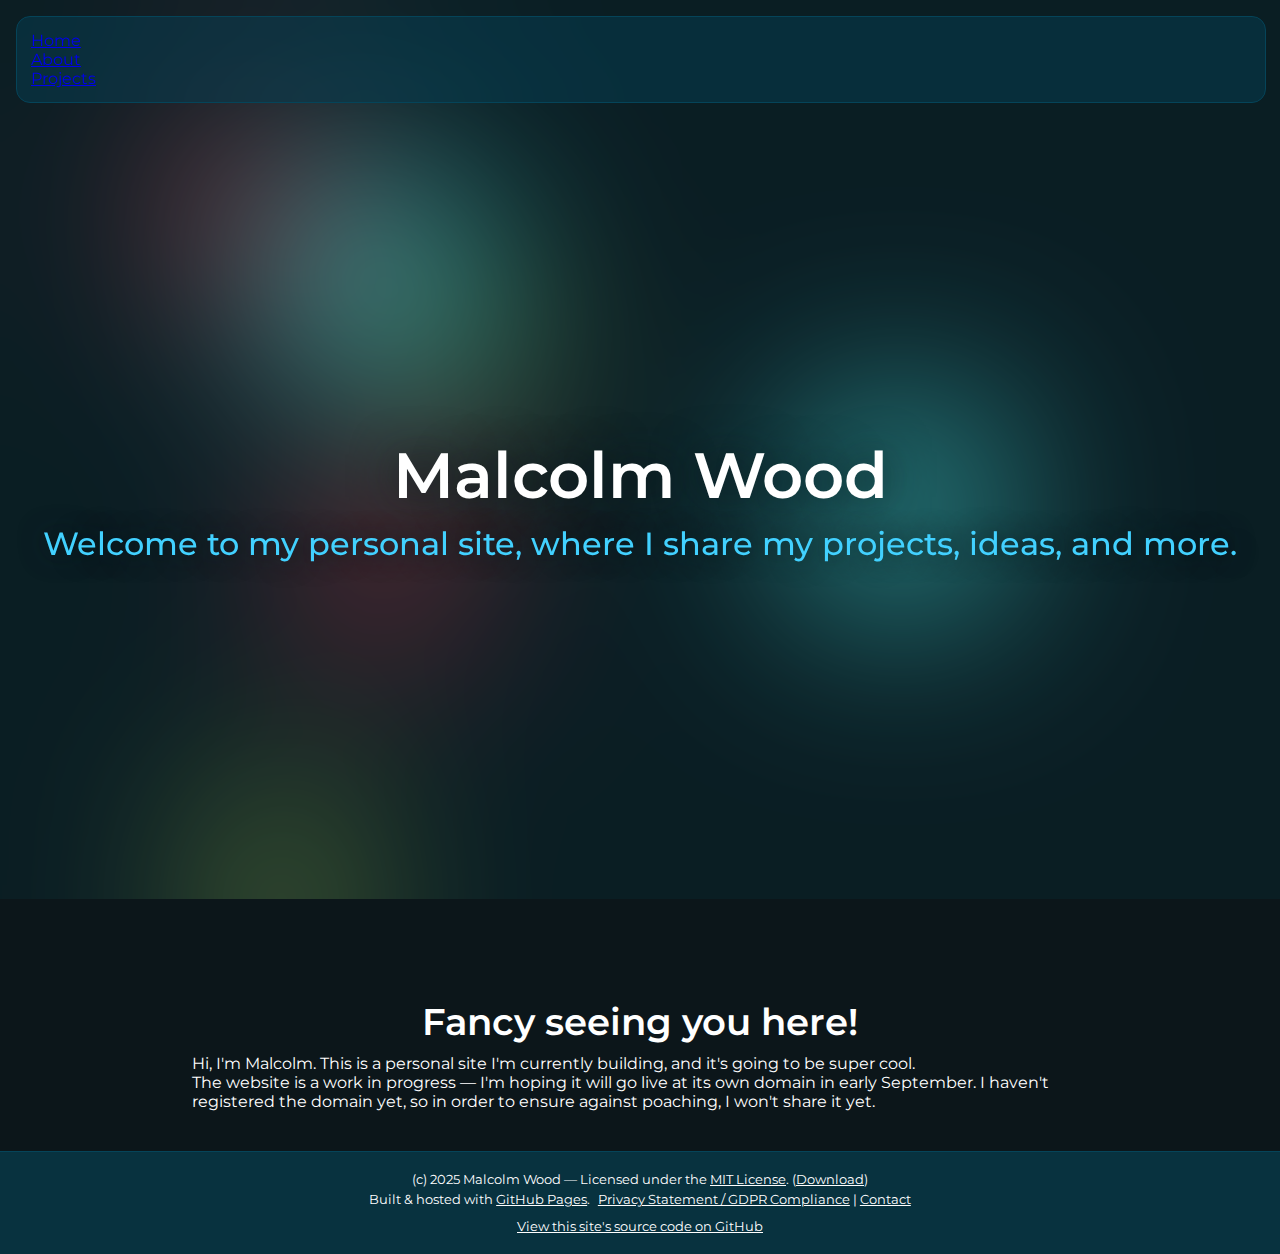
<file: index.html>
<!DOCTYPE html>
<html lang="en">

<head>
  <meta charset="UTF-8">
  <meta name="viewport" content="width=device-width, initial-scale=1.0">
  <title>Malcolm Wood</title>
</head>

<body>
  <div id="top" style="color: #000;">.</div>
  <div id="universal-navbar" style="z-index: 1000;"></div>

  <div id="background-circles"></div>

  <div class="hero" id="hero">
    <h1 class="hero-title">Malcolm Wood</h1>
    <div class="hero-subtitle">Welcome to my personal site, where I share my projects, ideas, and more.</div>
  </div>

  <main>
    <div class="content">
      <div class="intro">
        <h1>Fancy seeing you here!</h1>
        Hi, I'm Malcolm. This is a personal site I'm currently building, and it's going to be super cool.<br>
        The website is a work in progress — I'm hoping it will go live at its own domain in early September. I haven't
        registered the domain yet, so in order to ensure against poaching, I won't share it yet.<br>
      </div>
    </div>
  </main>

  <div id="universal-footer"></div>
</body>

<script>
  const bg = document.getElementById('background-circles');

  const circlesConfig = [
    { size: 150, color: '#f53347' },
    { size: 100, color: '#d7f24e' },
    { size: 200, color: '#4ef2ed' },
    { size: 150, color: '#f53347' },
    { size: 100, color: '#d7f24e' },
    { size: 200, color: '#4ef2ed' }
  ];

  const circles = [];

  circlesConfig.forEach(config => {
    const el = document.createElement('div');
    el.classList.add('bouncy-circle');
    el.style.width = `${config.size}px`;
    el.style.height = `${config.size}px`;
    el.style.backgroundColor = config.color;

    const maxX = window.innerWidth - config.size;
    const maxY = window.innerHeight - config.size;

    const x = Math.random() * maxX;
    const y = Math.random() * maxY;

    const dx = (Math.random() * 0.8 + 0.4) * (Math.random() < 0.5 ? -1 : 1);
    const dy = (Math.random() * 0.8 + 0.4) * (Math.random() < 0.5 ? -1 : 1);

    el.style.left = `${x}px`;
    el.style.top = `${y}px`;

    bg.appendChild(el);

    circles.push({ el, x, y, dx, dy, size: config.size });
  });

  function animate() {
    const width = window.innerWidth;
    const height = window.innerHeight;

    circles.forEach(c => {
      c.x += c.dx;
      c.y += c.dy;

      const maxX = width - c.size;
      const maxY = height - c.size;

      if (c.x <= 0 || c.x >= maxX) c.dx *= -1;
      if (c.y <= 0 || c.y >= maxY) c.dy *= -1;

      c.el.style.left = `${c.x}px`;
      c.el.style.top = `${c.y}px`;
    });

    requestAnimationFrame(animate);
  }

  animate();
</script>

<script src="/assets/script.js"></script>

</html>
</file>
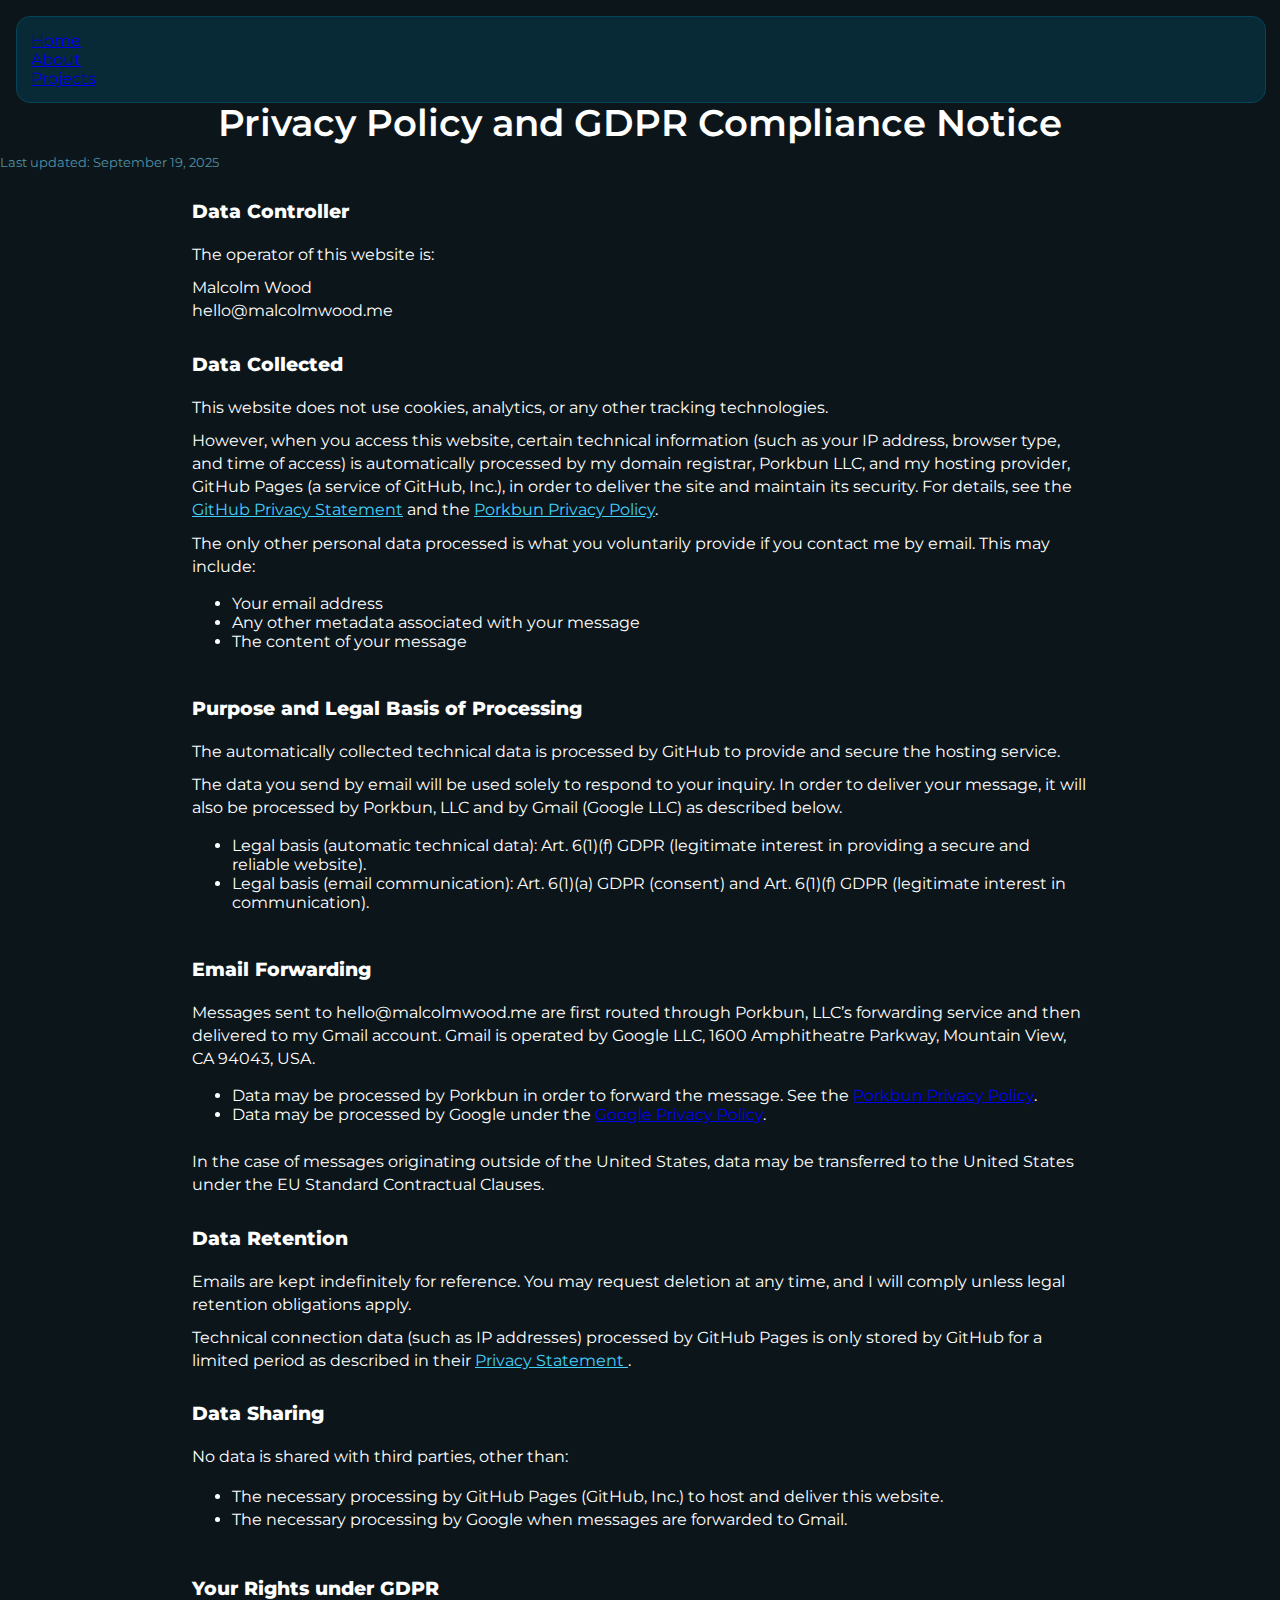
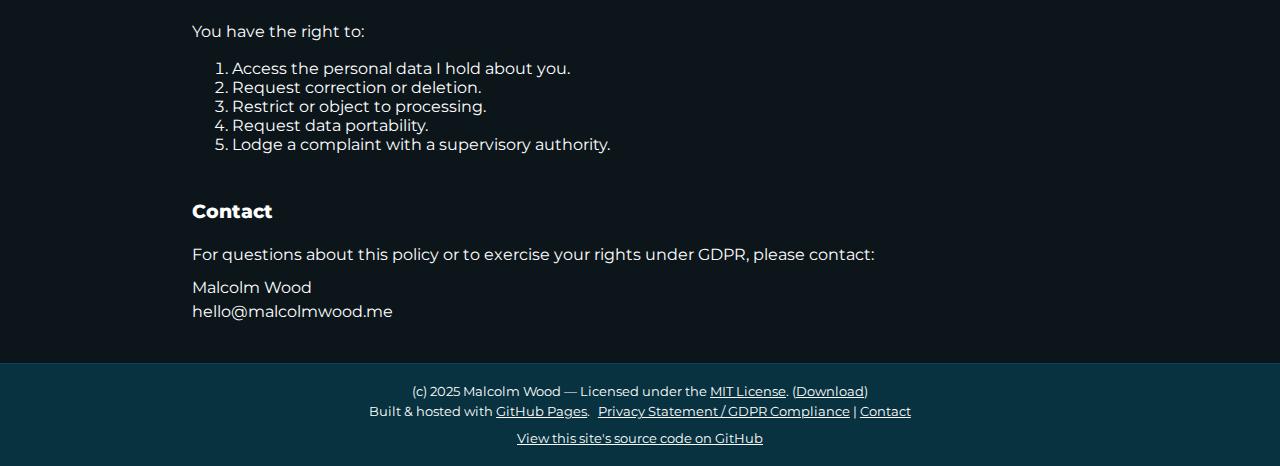
<file: privacy.html>
<!DOCTYPE html>
<html lang="en">

<head>
    <meta charset="UTF-8">
    <meta name="viewport" content="width=device-width, initial-scale=1.0">
    <title>Privacy Statement and GDPR Compliance Notice</title>
</head>

<body>

    <div id="universal-navbar" style="z-index: 1000;"></div>

    <main>

        <h1>Privacy Policy and GDPR Compliance Notice</h1>
        <div class="subtitle">Last updated: September 19, 2025</div>

        <div class="content-wrapper">
            <div class="content">

                <h3>Data Controller</h3>
                <div class="text">The operator of this website is:</div>
                <div class="text">Malcolm Wood<br>
                    hello@malcolmwood.me</div>

                <h3>Data Collected</h3>
                <div class="text">
                    This website does not use cookies, analytics, or any other tracking technologies.
                </div>
                <div class="text">
                    However, when you access this website, certain technical information (such as your IP address,
                    browser type, and time of access) is automatically processed by my domain registrar, Porkbun LLC,
                    and my hosting provider, GitHub Pages (a service of GitHub, Inc.), in order to deliver the site and
                    maintain its security. For details, see the <a
                        href="https://docs.github.com/en/site-policy/privacy-policies/github-privacy-statement"
                        target="_blank">GitHub Privacy Statement</a> and the <a
                        href="https://porkbun.com/legal/agreement/privacy_policy" target="_blank">Porkbun Privacy
                        Policy</a>.
                </div>
                <div class="text">
                    The only other personal data processed is what you voluntarily provide if you contact me by
                    email. This may include:
                </div>
                <ul>
                    <li>Your email address</li>
                    <li>Any other metadata associated with your message</li>
                    <li>The content of your message</li>
                </ul>

                <h3>Purpose and Legal Basis of Processing</h3>
                <div class="text">
                    The automatically collected technical data is processed by GitHub to provide and secure the
                    hosting service.
                </div>
                <div class="text">
                    The data you send by email will be used solely to respond to your inquiry. In order to deliver your
                    message, it will also be processed by Porkbun, LLC and by Gmail (Google LLC) as described below.
                </div>
                <ul>
                    <li>Legal basis (automatic technical data): Art. 6(1)(f) GDPR (legitimate interest in providing a
                        secure
                        and reliable website).</li>
                    <li>Legal basis (email communication): Art. 6(1)(a) GDPR (consent) and Art. 6(1)(f) GDPR (legitimate
                        interest in communication).</li>
                </ul>

                <h3>Email Forwarding</h3>
                <div class="text">
                    Messages sent to hello@malcolmwood.me are first routed through Porkbun, LLC’s forwarding service and
                    then
                    delivered to my Gmail account. Gmail is operated by Google LLC, 1600 Amphitheatre Parkway,
                    Mountain View, CA 94043, USA.
                </div>
                <ul>
                    <li>Data may be processed by Porkbun in order to forward the message. See the <a
                            href="https://porkbun.com/legal/agreement/privacy_policy" target="_blank">Porkbun Privacy
                            Policy</a>.</li>
                    <li>Data may be processed by Google under the <a href="https://policies.google.com/privacy"
                            target="_blank">Google Privacy Policy</a>.</li>
                </ul>
                <div class="text">
                    In the case of messages originating outside of the United States, data may be transferred to the
                    United States under the EU Standard Contractual Clauses.
                </div>

                <h3>Data Retention</h3>
                <div class="text">
                    Emails are kept indefinitely for reference. You may request deletion at any time, and I will
                    comply unless legal retention obligations apply.
                </div>
                <div class="text">
                    Technical connection data (such as IP addresses) processed by GitHub Pages is only stored by
                    GitHub for a limited period as described in their
                    <a href="https://docs.github.com/en/site-policy/privacy-policies/github-privacy-statement"
                        target="_blank">
                        Privacy Statement
                    </a>.
                </div>

                <h3>Data Sharing</h3>
                <div class="text">
                    No data is shared with third parties, other than:
                    <ul>
                        <li>The necessary processing by GitHub Pages (GitHub, Inc.) to host and deliver this website.
                        </li>
                        <li>The necessary processing by Google when messages are forwarded to Gmail.</li>
                    </ul>
                </div>

                <h3>Your Rights under GDPR</h3>
                <div class="text">
                    You have the right to:
                </div>
                <ol>
                    <li>Access the personal data I hold about you.</li>
                    <li>Request correction or deletion.</li>
                    <li>Restrict or object to processing.</li>
                    <li>Request data portability.</li>
                    <li>Lodge a complaint with a supervisory authority.</li>
                </ol>

                <h3>Contact</h3>
                <div class="text">For questions about this policy or to exercise your rights under GDPR, please contact:
                </div>
                <div class="text">Malcolm Wood<br>
                    hello@malcolmwood.me</div>

            </div>
        </div>

    </main>

    <div id="universal-footer"></div>

</body>

<script src="/assets/script.js"></script>

</html>
</file>
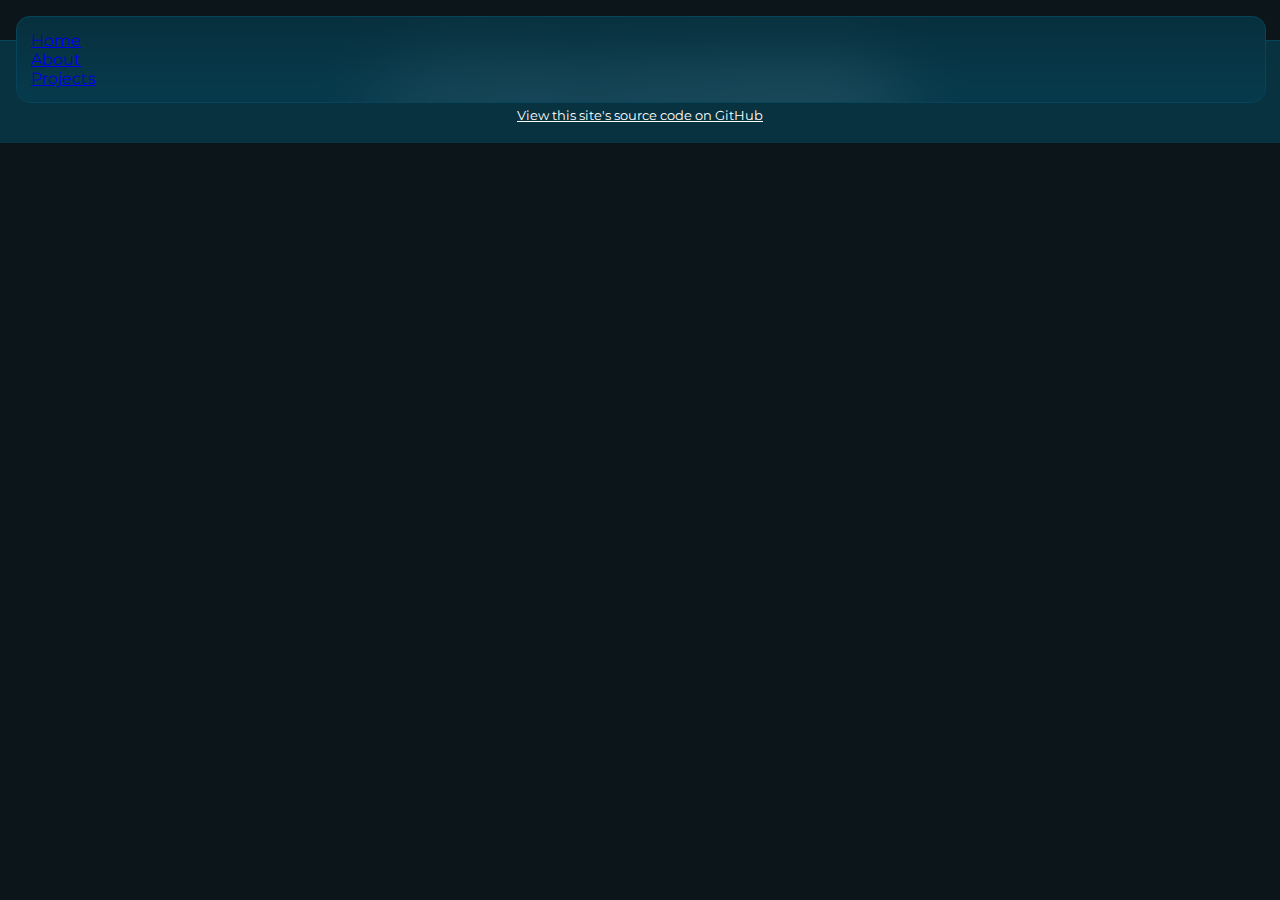
<file: assets/page-template.html>
<!--This is a template to use when creating new pages.-->

<!DOCTYPE html>
<html lang="en">

<head>
  <meta charset="UTF-8">
  <meta name="viewport" content="width=device-width, initial-scale=1.0">
  <title><!--Page title here--></title>
</head>

<body>

  <div id="universal-navbar" style="z-index: 1000;"></div>

  <main>
    <div class="content">
      <!--Page content here-->
    </div>
  </main>

  <div id="universal-footer"></div>

</body>

<script src="/assets/script.js"></script>

</html>
</file>
